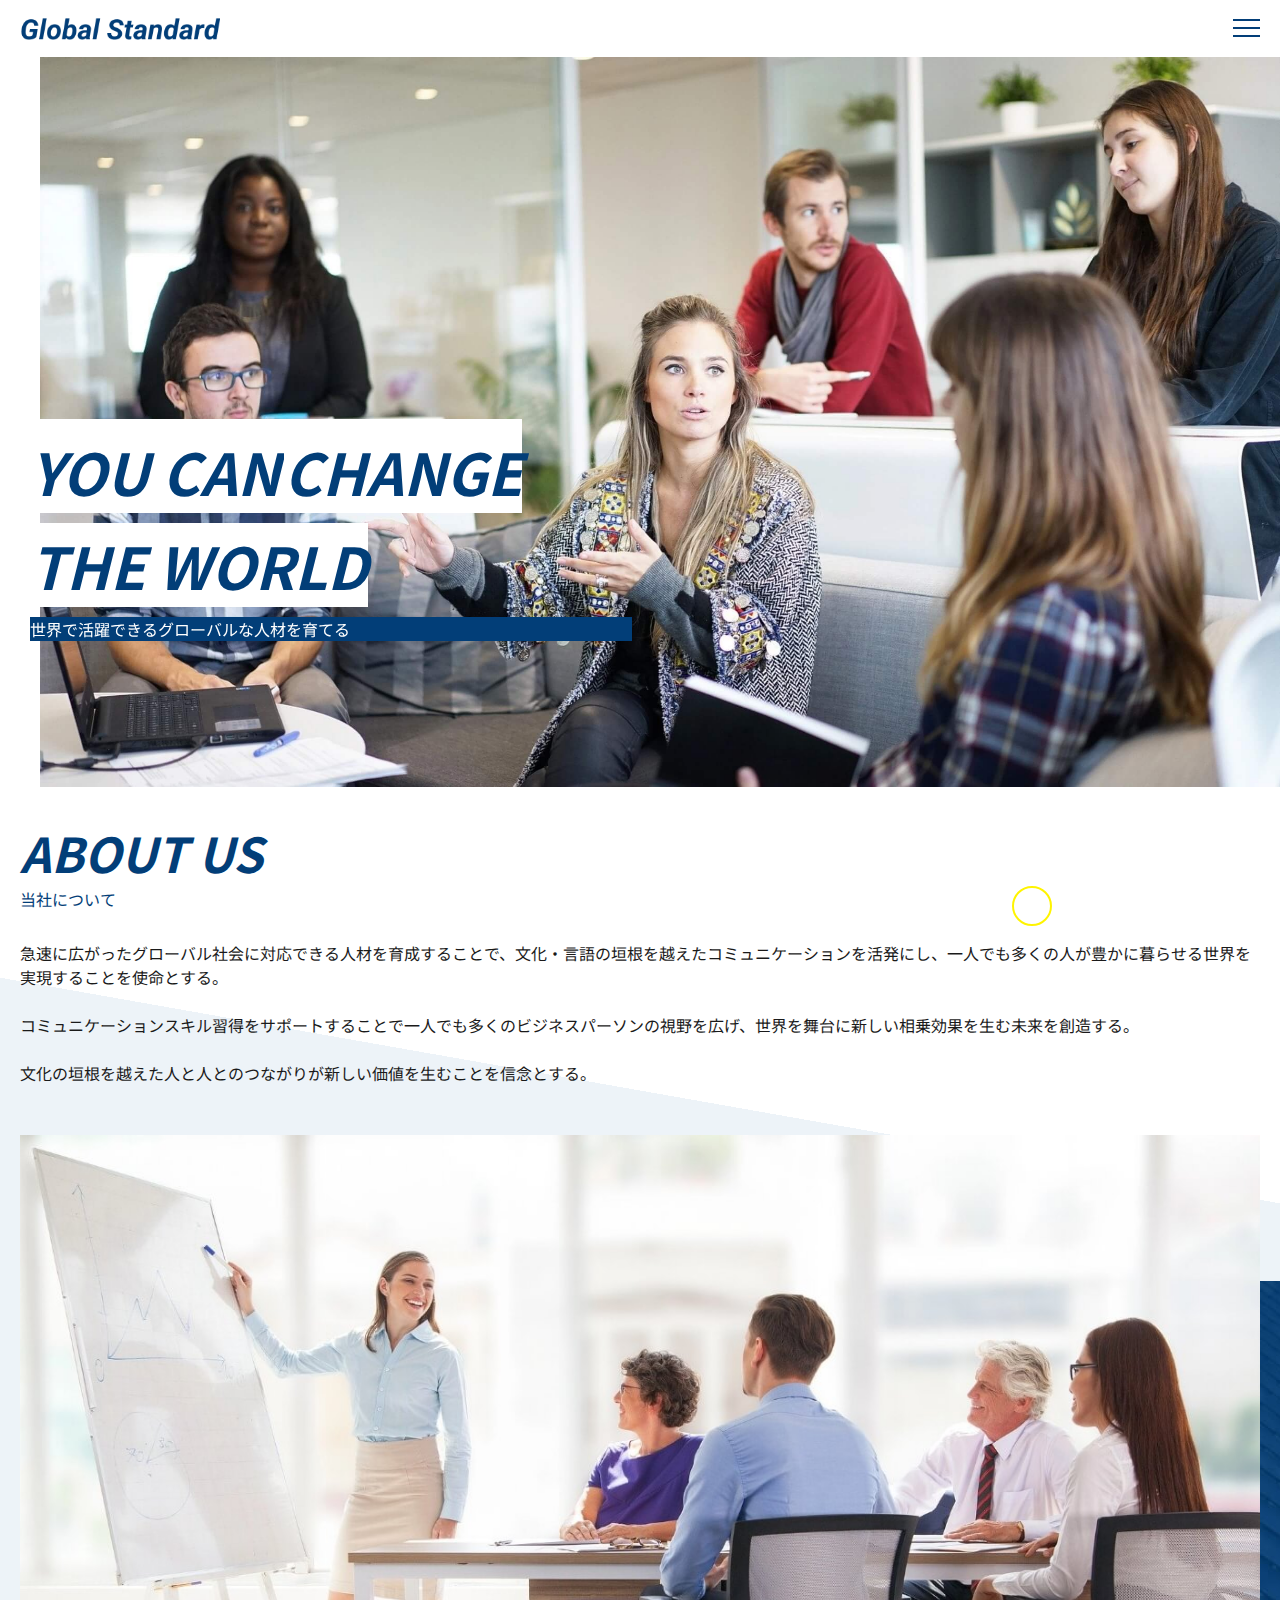
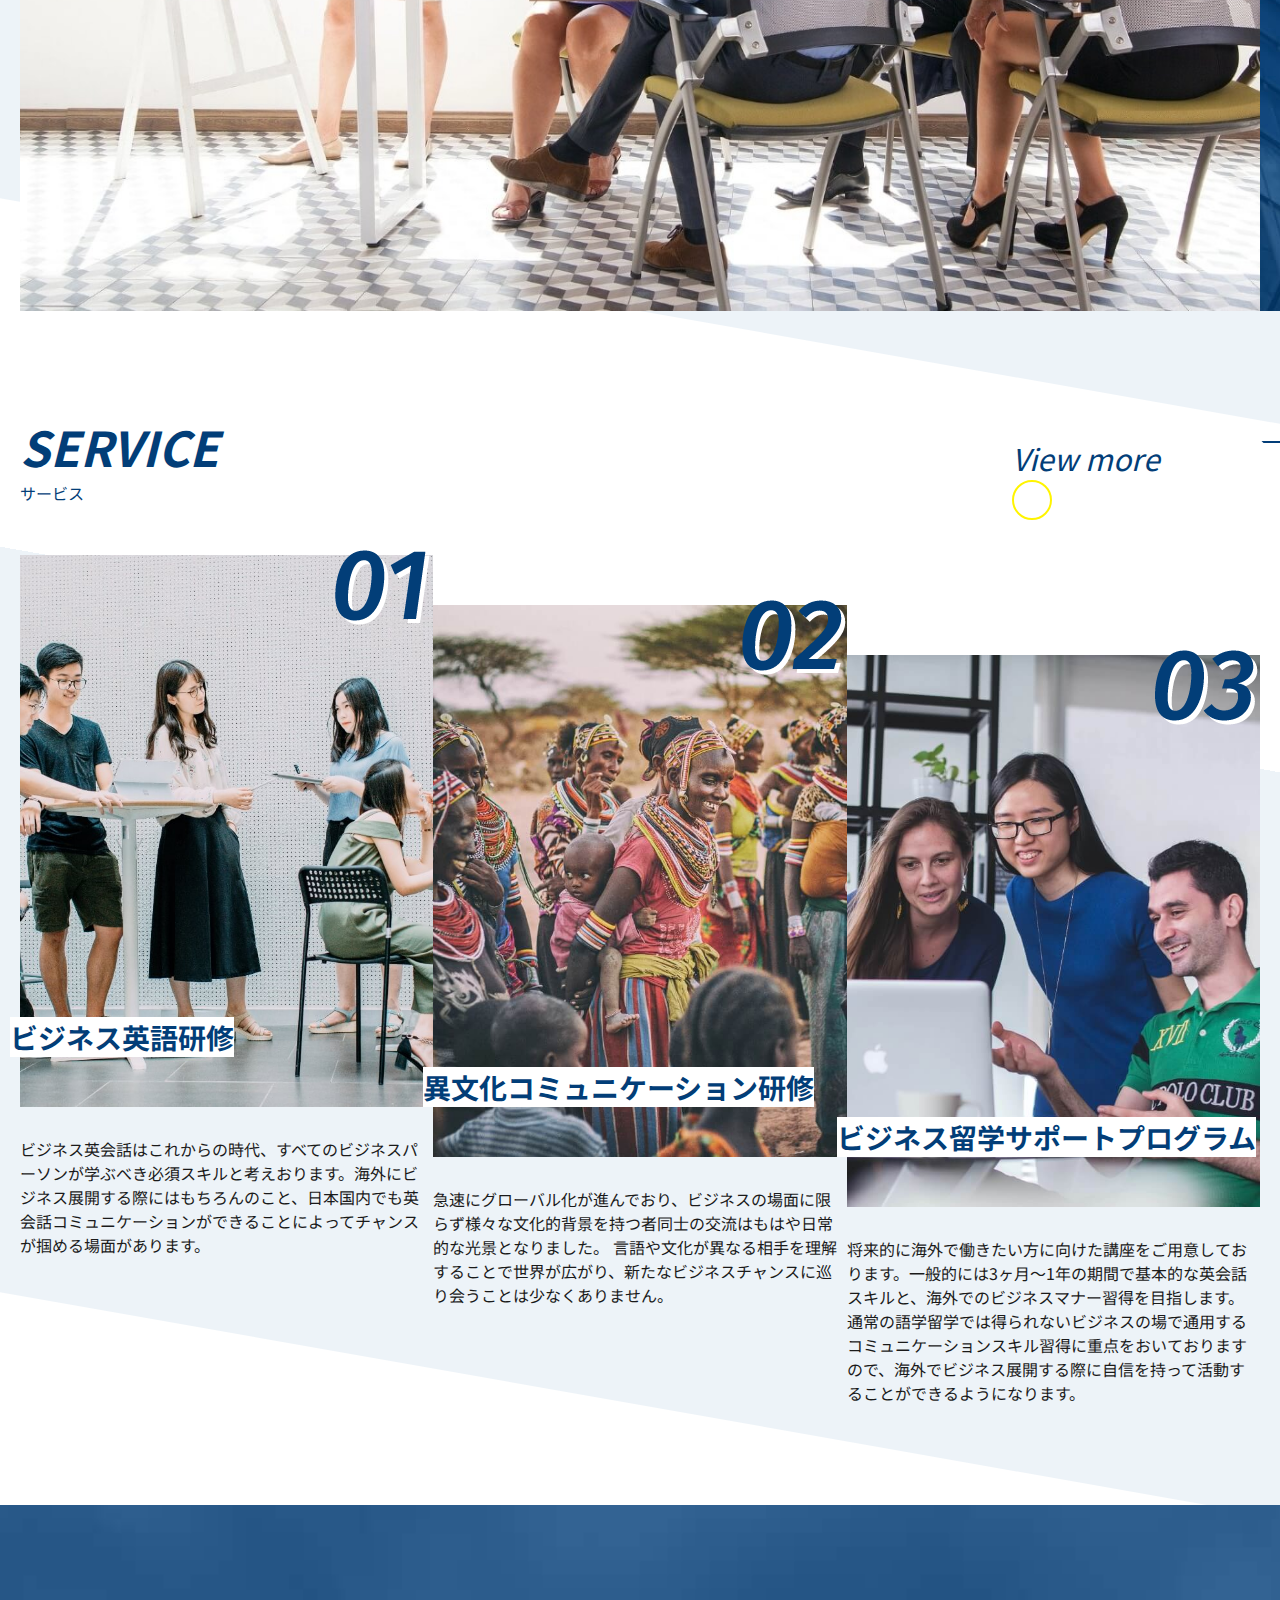
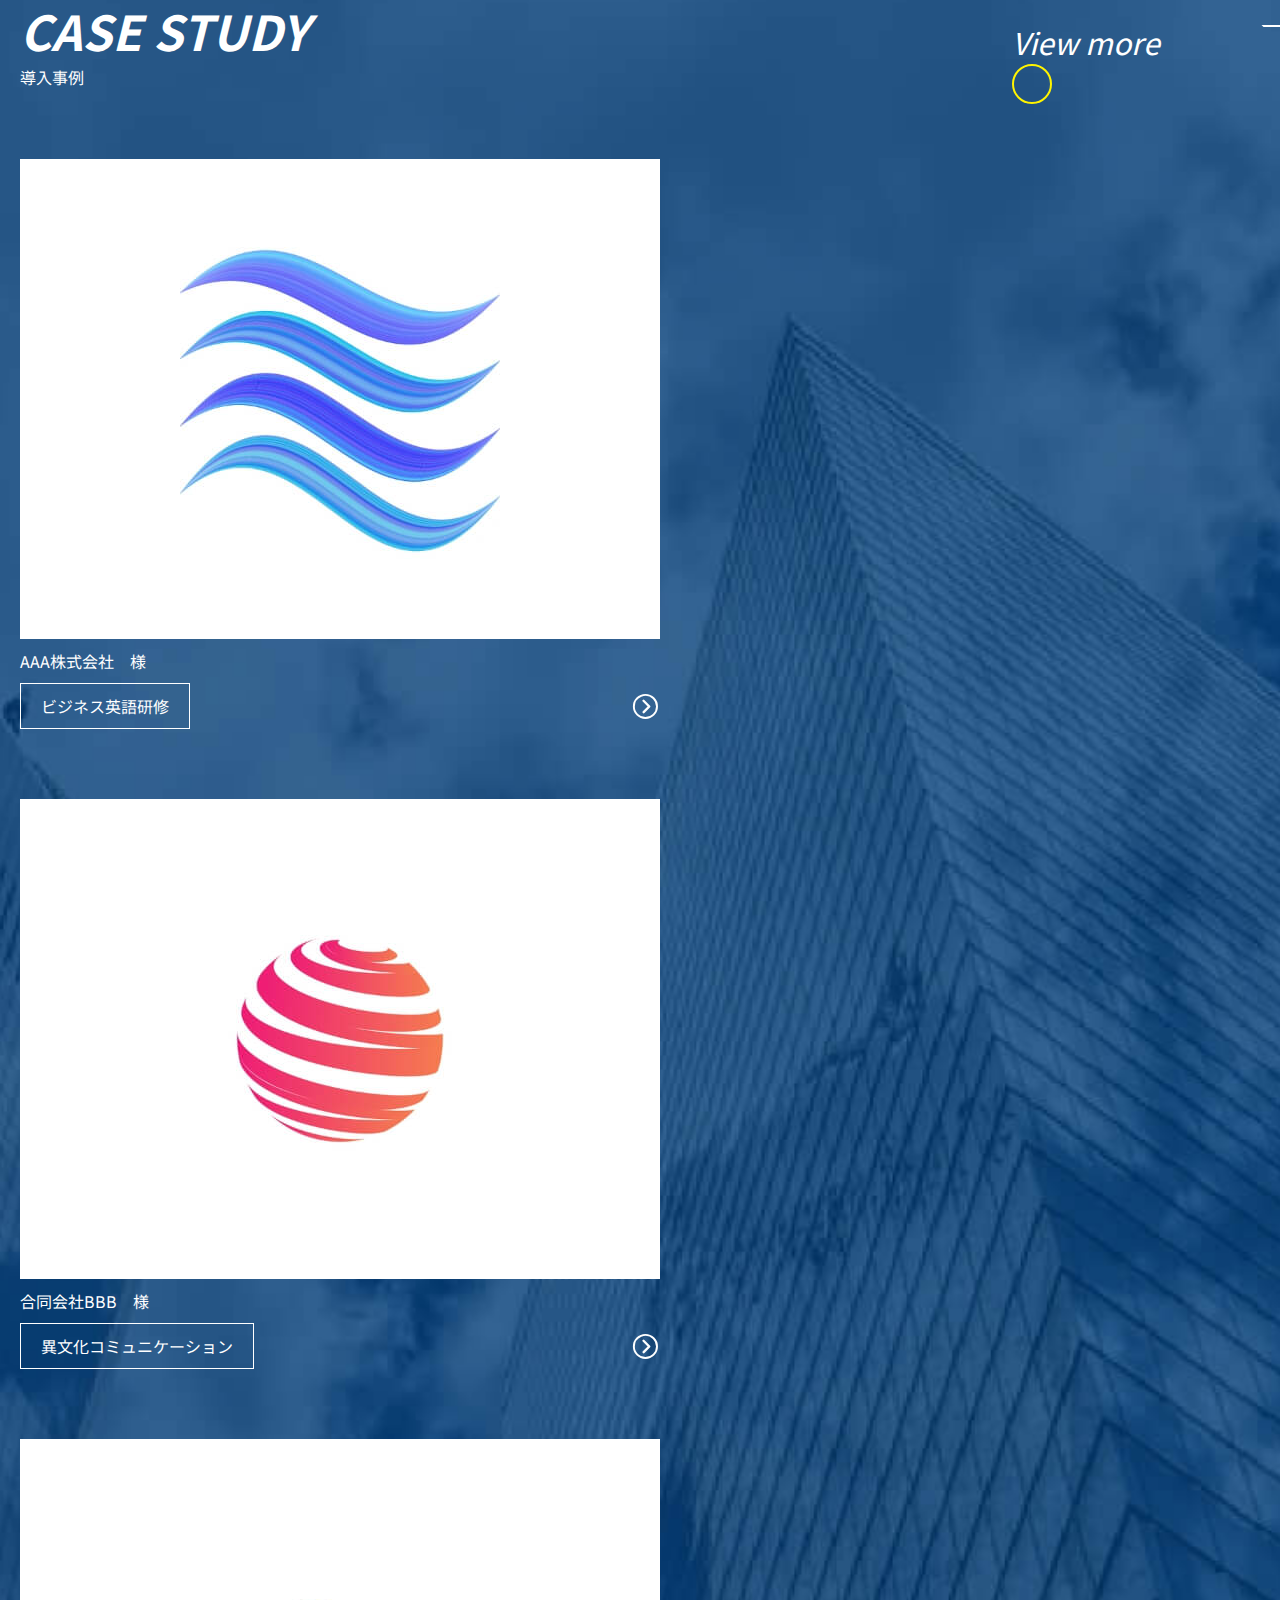
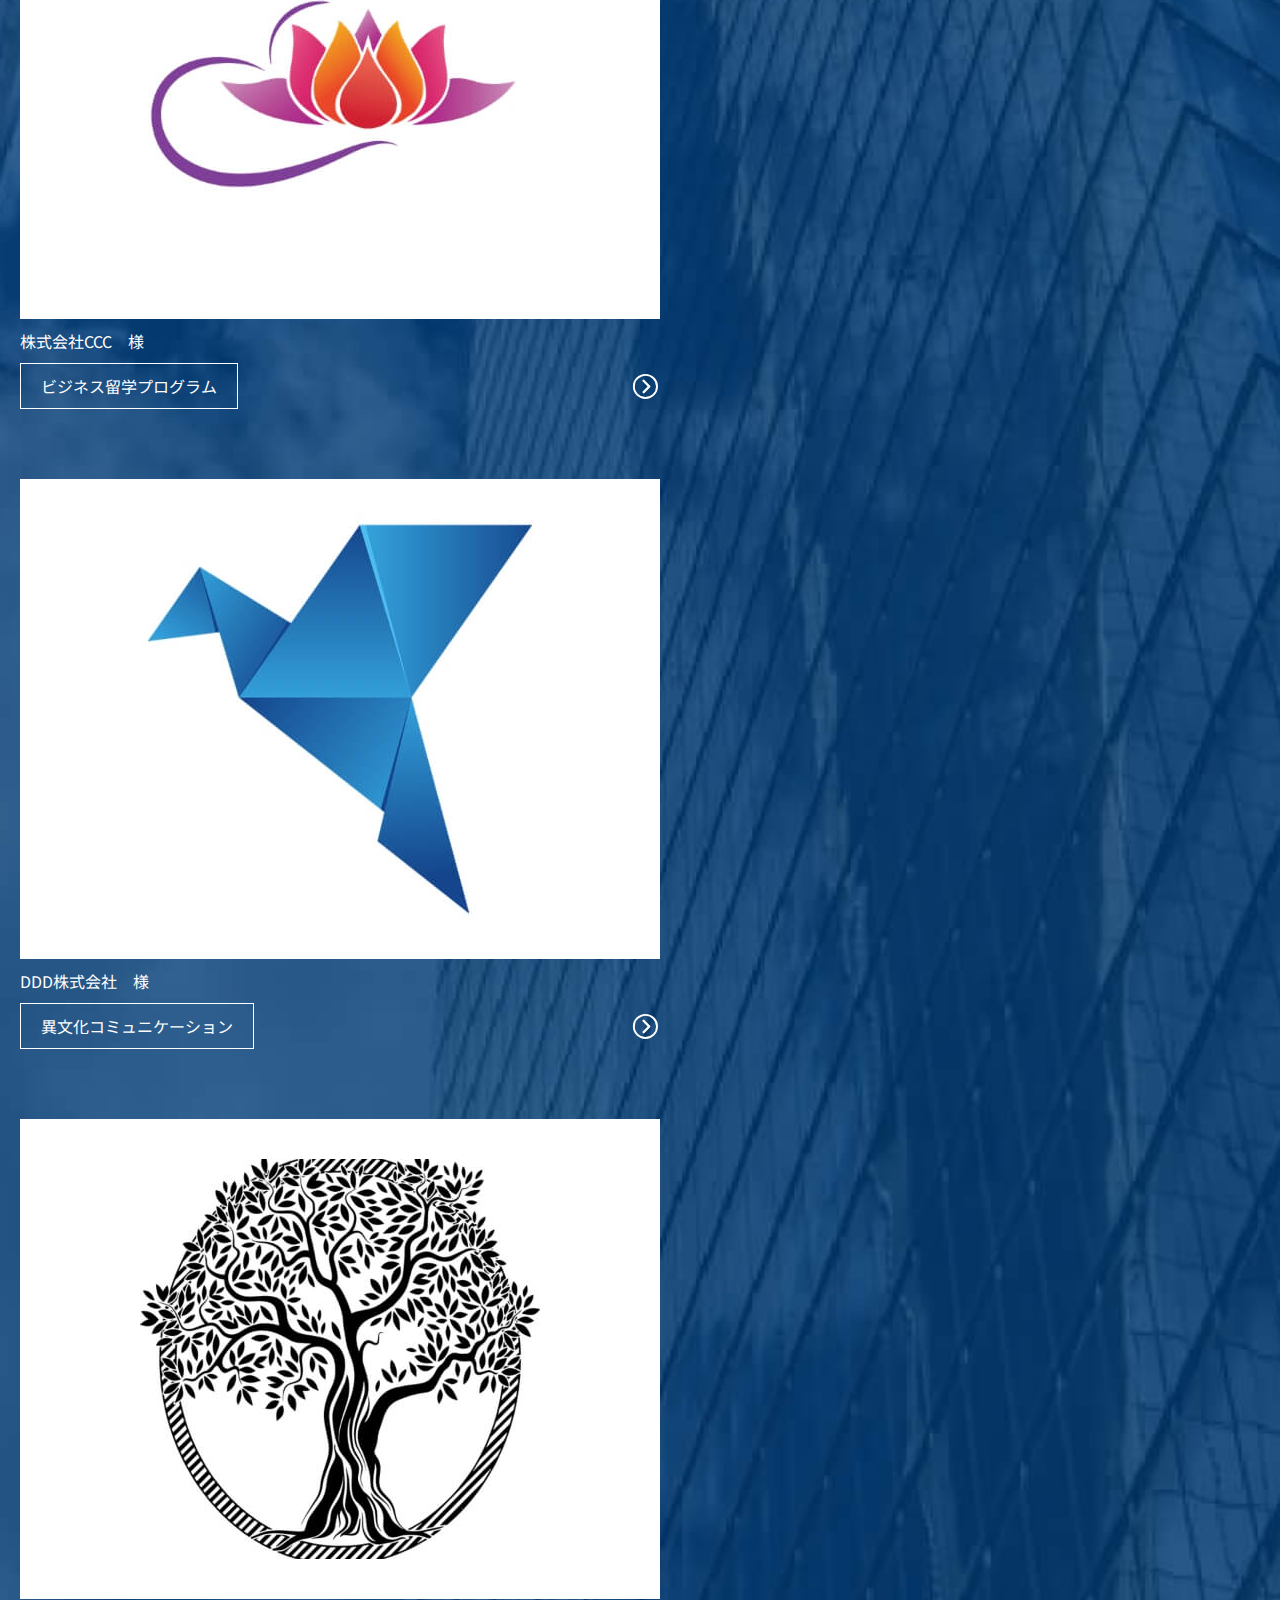
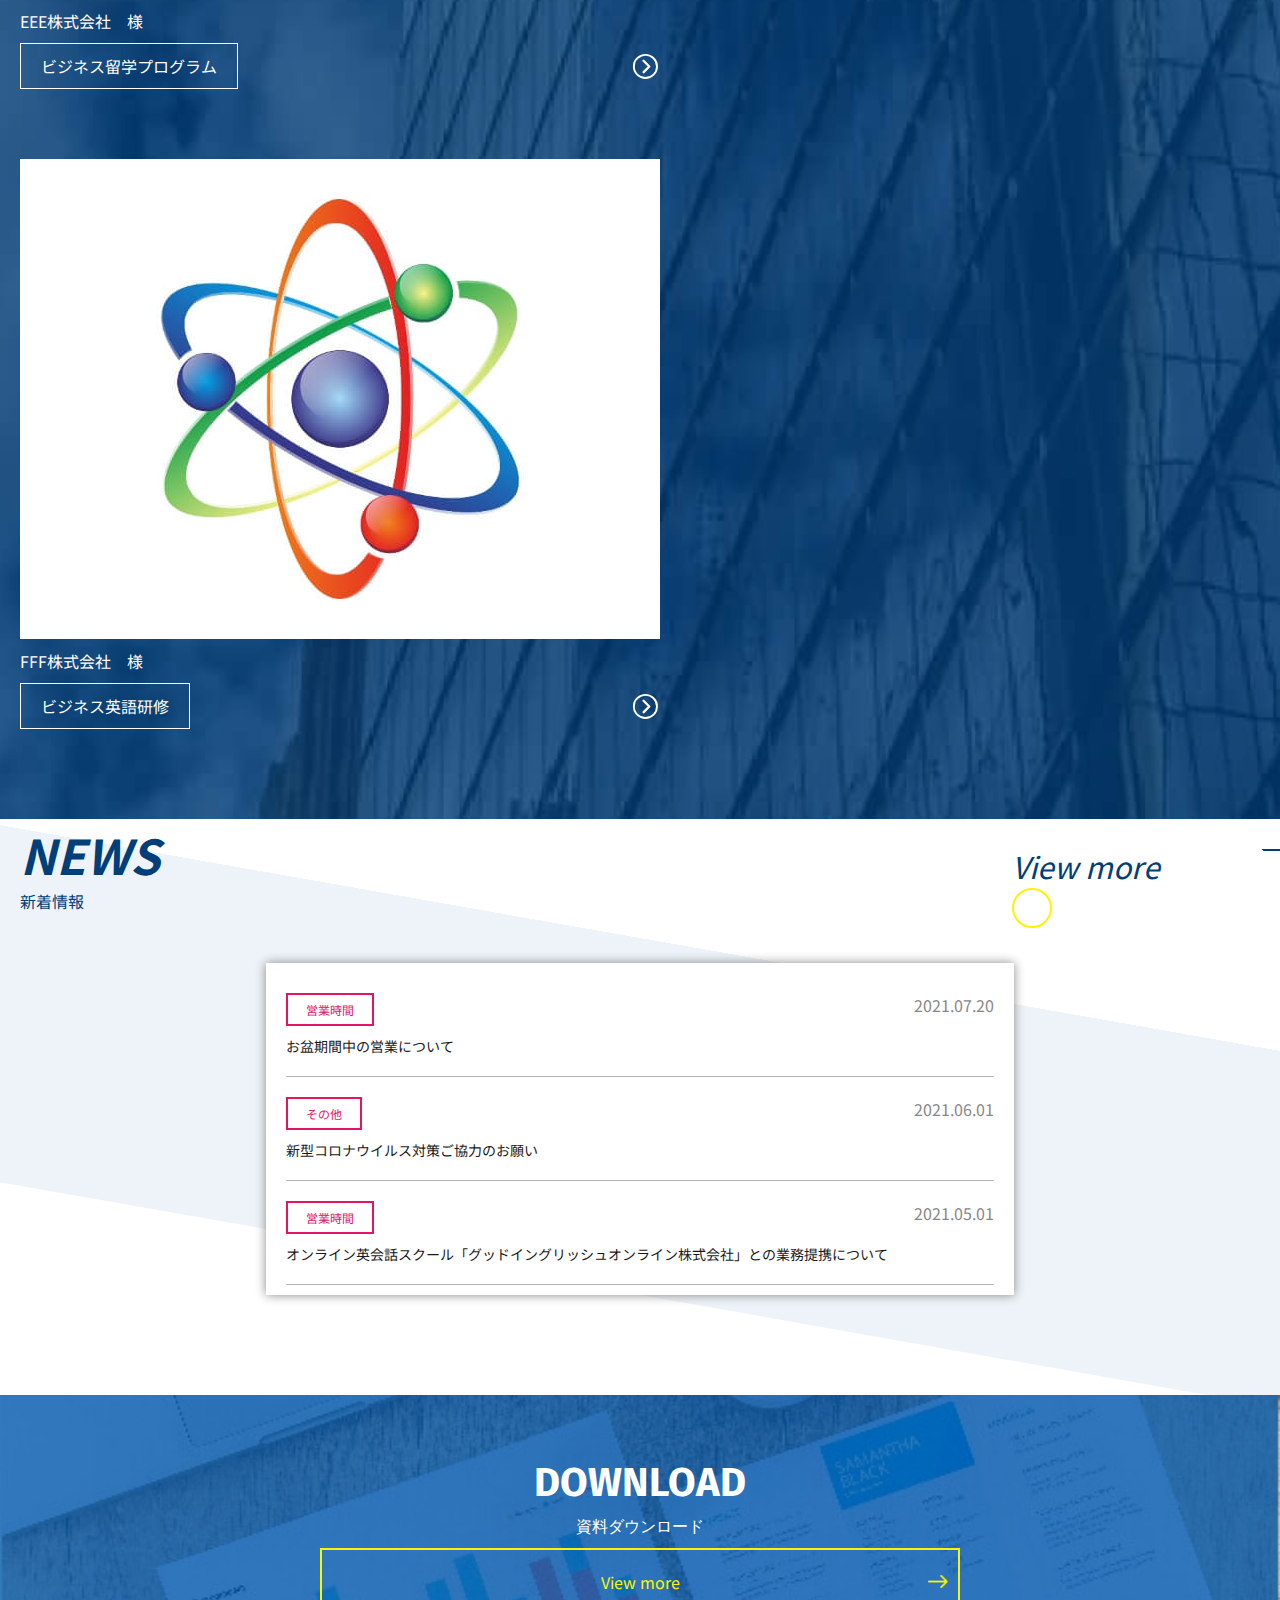
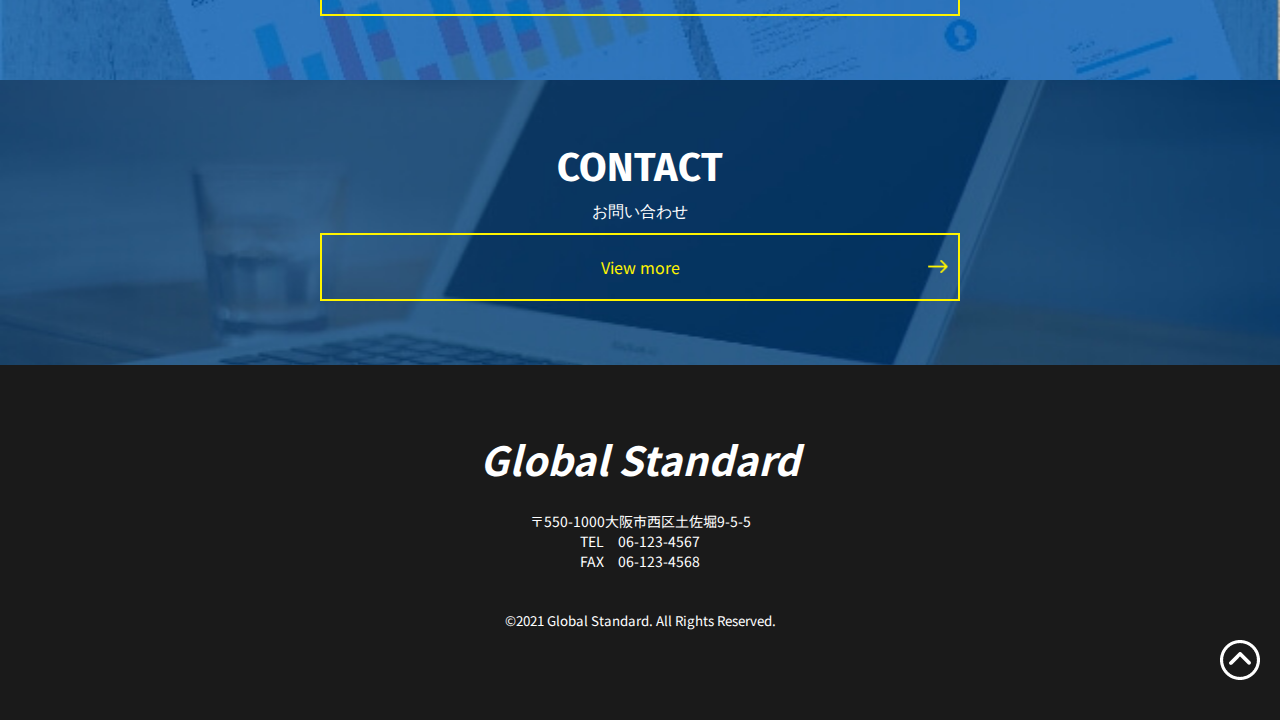
<file: index.html>
<!DOCTYPE html>
<html lang="ja">

<head>
    <meta charset="UTF-8">
    <meta http-equiv="X-UA-Compatible" content="IE=edge">
    <meta name="viewport" content="width=device-width, initial-scale=1.0">
    <meta name="robots" content="noindex,nofollow">
    <meta name="format-detection" content="telephone=no">
    <title>Global standard</title>
    <link rel="stylesheet" href="https://cdn.jsdelivr.net/npm/swiper@9/swiper-bundle.min.css">
    <link rel="stylesheet" href="css/style.css">
</head>

<body>
    <div class="wrapper">
        <header>
            <div class="l-header">
                <div class="header-container">
                    <div class="p-header-right">
                        <h1 class="header-company-name"><a href="#"><img src="./img/logo01.png" alt="#"></a></h1>
                    </div>
                    <div class="p-header-gnav">
                        <nav class="c-gnav">
                            <ul class="c-gnav_list">
                                <li class="c-gnav__item"><a href="./index.html" class="c-gnav__link">トップ</a></li>
                                <li class="c-gnav__item"><a href="./about.html" class="c-gnav__link">当社について</a></li>
                                <li class="c-gnav__item"><a href="#service" class="c-gnav__link">サービス</a></li>
                                <li class="c-gnav__item"><a href="#case" class="c-gnav__link">導入事例</a></li>
                                <li class="c-gnav__item"><a href="#news" class="c-gnav__link">お知らせ</a></li>
                            </ul>
                        </nav>
                        <div class="p-header-left">
                            <div class="c-gnav-btn"><a href="#" class="c-btn--primary">資料ダウンロード</a></div>
                            <div class="c-gnav-btn"><a href="#" class="c-btn--secondary">お問い合わせ</a></div>
                        </div>
                    </div>
                    <div class="p-drawer">
                        <nav class="c-drawer__nav">
                            <ul class="c-drawer_list">
                                <li class="c-drawer__item"><a href="#" class="c-drawer__link">トップ</a></li>
                                <li class="c-drawer__item"><a href="#" class="c-drawer__link">当社について</a></li>
                                <li class="c-drawer__item"><a href="#" class="c-drawer__link">サービス</a></li>
                                <li class="c-drawer__item"><a href="#" class="c-drawer__link">導入事例</a></li>
                                <li class="c-drawer__item"><a href="#" class="c-drawer__link">お知らせ</a></li>
                            </ul>
                            <div class="p-drawer-button">
                                <div class="c-drawer-btn"><a href="#" class="c-btn--primary">資料ダウンロード</a></div>
                                <div class="c-drawer-btn"><a href="#" class="c-btn--secondary">お問い合わせ</a></div>
                            </div>
                        </nav>
                    </div>
                    <div class="hamburger-buttons">
                        <div class="hamburger-btn" id="js-hamburger">
                            <span></span>
                            <span></span>
                            <span></span>
                        </div>
                    </div>
                </div>
            </div>
        </header>
        <main>
            <div class="top">
                <div class="top-container">
                    <div class="swiper">
                        <div class="swiper-wrapper">
                            <div class="swiper-slide">
                                <picture>
                                    <source srcset="./img/img-mv01_sp.jpg" media="(max-width: 798px)">
                                    <img src="./img/img-mv01_pc.jpg" alt="#">
                                </picture>
                            </div>
                            <div class="swiper-slide">
                                <div class="top-mv-img">
                                    <picture>
                                        <source srcset="./img/img-mv02_sp.jpg" media="(max-width: 798px)">
                                        <img src="./img/img-mv02_pc.jpg" alt="#">
                                    </picture>
                                </div>
                            </div>
                            <div class="swiper-slide">
                                <div class="top-mv-img">
                                    <picture>
                                        <source srcset="./img/img-mv03_sp.jpg" media="(max-width: 798px)">
                                        <img src="./img/img-mv03_pc.jpg" alt="#">
                                    </picture>
                                </div>
                            </div>
                        </div>
                    </div>
                    <!--mv-title-->
                    <div class="top-mv__title">
                        <h2 class="mv__title-wrapper">
                            <span class="mv__title-adove">
                                <span class="mv-slider__title">YOU CAN </span>
                                <span class="mv-slider__title mv-slider__title--spacing">CHANGE</span>
                            </span>
                            <span class="mv-slider__title">THE WORLD</span>
                        </h2>
                        <p class="top-mv__text">世界で活躍できるグローバルな人材を育てる</p>
                    </div>
                </div>
            </div>
            <section class="p-about l-section l-skew" id="about">
                <div class="about-container l-inner">
                    <div class="c-heading">
                        <div class="c-heading-main">
                            <h2 class="heading__en">ABOUT US</h2>
                            <p>当社について</p>
                        </div>
                        <a href="#" class="c-heading-link u-color-white">
                            <span class="c-heading__link-text">View more</span>
                            <div class="c-heading__link-arrow"></div>
                            <div class="c-heading__link-circle"></div>
                        </a>
                    </div>
                    <div class="about-body">
                        <div class="p-about__text">
                            急速に広がったグローバル社会に対応できる人材を育成することで、文化・言語の垣根を越えたコミュニケーションを活発にし、一人でも多くの人が豊かに暮らせる世界を実現することを使命とする。<br><br>
                            コミュニケーションスキル習得をサポートすることで一人でも多くのビジネスパーソンの視野を広げ、世界を舞台に新しい相乗効果を生む未来を創造する。<br><br>
                            文化の垣根を越えた人と人とのつながりが新しい価値を生むことを信念とする。</div>
                        <div class="p-about-img">
                            <img src="./img/img-company.jpg" alt="#">
                        </div>
                    </div>
                    <div class="p-about__bg p-about__bg-position">
                    </div>
                    <a href="#" class="c-heading-link--sp  u-color-black">
                        <span class="c-heading__link-text">View more</span>
                        <div class="c-heading__link-arrow--sp"></div>
                        <div class="c-heading__link-circle--sp"></div>
                    </a>
                </div>
            </section>
            <section class="p-service l-section l-skew" id="service">
                <div class="service-container">
                    <div class="l-inner">
                        <div class="c-heading">
                            <div class="c-heading-main">
                                <h2 class="heading__en">SERVICE</h2>
                                <p>サービス</p>
                            </div>
                            <a href="#" class="c-heading-link u-color-black">
                                <span class="c-heading__link-text u-allow-black">View more</span>
                                <div class="c-heading__link-arrow u-allow-black"></div>
                                <div class="c-heading__link-circle"></div>
                            </a>
                        </div>
                        <div class="p-service__list">
                            <div class="p-service__items">
                                <div class="p-service__item">
                                    <div class="service-item-img">
                                        <img src="./img/img-service01.jpg" alt="#">
                                        <h3 class="service__item-title"><span>ビジネス英語研修</span></h3>
                                    </div>
                                    <div class="c-service__item-number">
                                        <img src="./img/number01.png" alt="#">
                                    </div>
                                    <p class="service__item-text">
                                        ビジネス英会話はこれからの時代、すべてのビジネスパーソンが学ぶべき必須スキルと考えおります。海外にビジネス展開する際にはもちろんのこと、日本国内でも英会話コミュニケーションができることによってチャンスが掴める場面があります。
                                    </p>

                                </div>
                                <div class="p-service__item">
                                    <div class="service-item-img">
                                        <img src="./img/img-service02.jpg" alt="#">
                                        <h3 class="service__item-title"><span>異文化</span><span>コミュニケーション研修</span></h3>
                                    </div>
                                    <div class="c-service__item-number">
                                        <img src="./img/number02.png" alt="#">
                                    </div>
                                    <p class="service__item-text">
                                        急速にグローバル化が進んでおり、ビジネスの場面に限らず様々な文化的背景を持つ者同士の交流はもはや日常的な光景となりました。
                                        言語や文化が異なる相手を理解することで世界が広がり、新たなビジネスチャンスに巡り会うことは少なくありません。
                                    </p>
                                </div>
                                <div class="p-service__item">
                                    <div class="service-item-img">
                                        <img src="./img/img-service03.jpg" alt="#">
                                        <h3 class="service__item-title"><span>ビジネス留学</span><span>サポートプログラム</span></h3>
                                    </div>
                                    <div class="c-service__item-number">
                                        <img src="./img/number03.png" alt="#">
                                    </div>
                                    <p class="service__item-text">
                                        将来的に海外で働きたい方に向けた講座をご用意しております。一般的には3ヶ月〜1年の期間で基本的な英会話スキルと、海外でのビジネスマナー習得を目指します。
                                        通常の語学留学では得られないビジネスの場で通用するコミュニケーションスキル習得に重点をおいておりますので、海外でビジネス展開する際に自信を持って活動することができるようになります。
                                    </p>
                                </div>
                            </div>
                            <a href="#" class="c-heading-link--sp  u-color-black">
                                <span class="c-heading__link-text">View more</span>
                                <div class="c-heading__link-arrow--sp"></div>
                                <div class="c-heading__link-circle--sp"></div>
                            </a>
                        </div>
                    </div>
                </div>
            </section>
            <section class="l-case l-section" id="case">
                <div class="p-case-container l-inner">
                    <div class="c-heading">
                        <div class="c-heading-main">
                            <h2 class="heading__en">CASE STUDY</h2>
                            <p class="c-heading__jp">導入事例</p>
                        </div>
                        <a href="#" class="c-heading-link u-color-white">
                            <span class="c-heading__link-text">View more</span>
                            <div class="c-heading__link-arrow"></div>
                            <div class="c-heading__link-circle"></div>
                        </a>
                    </div>
                    <div class="case__items-body">
                        <div class="p-case__items">
                            <a href="#" class="p-case__item-body">
                                <ul class="case__item-list">
                                    <li class="case__item-body">
                                        <div class="case__item-img">
                                            <img src="./img/img-case01.jpg" alt="#">
                                        </div>
                                        <p class="case__company-name">AAA株式会社　様</p>
                                        <div class="case__item-links">
                                            <div class="case__item-link">ビジネス英語研修
                                            </div>
                                            <div class="case__item-link-arrow">
                                                <svg class="company-svg" xmlns="http://www.w3.org/2000/svg"
                                                    viewBox="0 0 35 35">
                                                    <path
                                                        d="M14.815,10.378a1.362,1.362,0,0,1,1.92,0l6.708,6.729a1.356,1.356,0,0,1,.042,1.87l-6.609,6.63a1.355,1.355,0,1,1-1.92-1.912l5.618-5.7-5.759-5.7A1.341,1.341,0,0,1,14.815,10.378Z" />
                                                    <path
                                                        d="M3.375,18A14.625,14.625,0,1,0,18,3.375,14.623,14.623,0,0,0,3.375,18Zm2.25,0A12.37,12.37,0,0,1,26.747,9.253,12.37,12.37,0,1,1,9.253,26.747,12.269,12.269,0,0,1,5.625,18Z" />
                                                </svg>
                                            </div>
                                        </div>
                                    </li>
                                </ul>
                            </a>
                        </div>
                        <div class="p-case__items">
                            <a href="#" class="p-case__item-body">
                                <ul class="case__item-list">
                                    <li class="case__item-body">
                                        <div class="case__item-img">
                                            <img src="./img/img-case02.jpg" alt="#">
                                        </div>
                                        <p class="case__company-name">合同会社BBB　様</p>
                                        <div class="case__item-links">
                                            <div class="case__item-link">異文化コミュニケーション
                                            </div>
                                            <div class="case__item-link-arrow">
                                                <svg class="company-svg" xmlns="http://www.w3.org/2000/svg"
                                                    viewBox="0 0 35 35">
                                                    <path
                                                        d="M14.815,10.378a1.362,1.362,0,0,1,1.92,0l6.708,6.729a1.356,1.356,0,0,1,.042,1.87l-6.609,6.63a1.355,1.355,0,1,1-1.92-1.912l5.618-5.7-5.759-5.7A1.341,1.341,0,0,1,14.815,10.378Z" />
                                                    <path
                                                        d="M3.375,18A14.625,14.625,0,1,0,18,3.375,14.623,14.623,0,0,0,3.375,18Zm2.25,0A12.37,12.37,0,0,1,26.747,9.253,12.37,12.37,0,1,1,9.253,26.747,12.269,12.269,0,0,1,5.625,18Z" />
                                                </svg>
                                            </div>
                                        </div>
                                    </li>
                                </ul>
                            </a>
                        </div>
                        <div class="p-case__items">
                            <a href="#" class="p-case__item-body">
                                <ul class="case__item-list">
                                    <li class="case__item-body">
                                        <div class="case__item-img">
                                            <img src="./img/img-case03.jpg" alt="#">
                                        </div>
                                        <p class="case__company-name">株式会社CCC　様</p>
                                        <div class="case__item-links">
                                            <div class="case__item-link">ビジネス留学プログラム
                                            </div>
                                            <div class="case__item-link-arrow">
                                                <svg class="company-svg" xmlns="http://www.w3.org/2000/svg"
                                                    viewBox="0 0 35 35">
                                                    <path
                                                        d="M14.815,10.378a1.362,1.362,0,0,1,1.92,0l6.708,6.729a1.356,1.356,0,0,1,.042,1.87l-6.609,6.63a1.355,1.355,0,1,1-1.92-1.912l5.618-5.7-5.759-5.7A1.341,1.341,0,0,1,14.815,10.378Z" />
                                                    <path
                                                        d="M3.375,18A14.625,14.625,0,1,0,18,3.375,14.623,14.623,0,0,0,3.375,18Zm2.25,0A12.37,12.37,0,0,1,26.747,9.253,12.37,12.37,0,1,1,9.253,26.747,12.269,12.269,0,0,1,5.625,18Z" />
                                                </svg>
                                            </div>
                                        </div>
                                    </li>
                                </ul>
                            </a>
                        </div>
                        <div class="p-case__items">
                            <a href="#" class="p-case__item-body">
                                <ul class="case__item-list">
                                    <li class="case__item-body">
                                        <div class="case__item-img">
                                            <img src="./img/img-case04.jpg" alt="#">
                                        </div>
                                        <p class="case__company-name">DDD株式会社　様</p>
                                        <div class="case__item-links">
                                            <div class="case__item-link">異文化コミュニケーション
                                            </div>
                                            <div class="case__item-link-arrow">
                                                <svg class="company-svg" xmlns="http://www.w3.org/2000/svg"
                                                    viewBox="0 0 35 35">
                                                    <path
                                                        d="M14.815,10.378a1.362,1.362,0,0,1,1.92,0l6.708,6.729a1.356,1.356,0,0,1,.042,1.87l-6.609,6.63a1.355,1.355,0,1,1-1.92-1.912l5.618-5.7-5.759-5.7A1.341,1.341,0,0,1,14.815,10.378Z" />
                                                    <path
                                                        d="M3.375,18A14.625,14.625,0,1,0,18,3.375,14.623,14.623,0,0,0,3.375,18Zm2.25,0A12.37,12.37,0,0,1,26.747,9.253,12.37,12.37,0,1,1,9.253,26.747,12.269,12.269,0,0,1,5.625,18Z" />
                                                </svg>
                                            </div>
                                        </div>
                                    </li>
                                </ul>
                            </a>
                        </div>
                        <div class="p-case__items">
                            <a href="#" class="p-case__item-body">
                                <ul class="case__item-list">
                                    <li class="case__item-body">
                                        <div class="case__item-img">
                                            <img src="./img/img-case05.jpg" alt="#">
                                        </div>
                                        <p class="case__company-name">EEE株式会社　様</p>
                                        <div class="case__item-links">
                                            <div class="case__item-link">ビジネス留学プログラム
                                            </div>
                                            <div class="case__item-link-arrow">
                                                <svg class="company-svg" xmlns="http://www.w3.org/2000/svg"
                                                    viewBox="0 0 35 35">
                                                    <path
                                                        d="M14.815,10.378a1.362,1.362,0,0,1,1.92,0l6.708,6.729a1.356,1.356,0,0,1,.042,1.87l-6.609,6.63a1.355,1.355,0,1,1-1.92-1.912l5.618-5.7-5.759-5.7A1.341,1.341,0,0,1,14.815,10.378Z" />
                                                    <path
                                                        d="M3.375,18A14.625,14.625,0,1,0,18,3.375,14.623,14.623,0,0,0,3.375,18Zm2.25,0A12.37,12.37,0,0,1,26.747,9.253,12.37,12.37,0,1,1,9.253,26.747,12.269,12.269,0,0,1,5.625,18Z" />
                                                </svg>
                                            </div>
                                        </div>
                                    </li>
                                </ul>
                            </a>
                        </div>
                        <div class="p-case__items">
                            <a href="#" class="p-case__item-body">
                                <ul class="case__item-list">
                                    <li class="case__item-body">
                                        <div class="case__item-img">
                                            <img src="./img/img-case06.jpg" alt="#">
                                        </div>
                                        <p class="case__company-name">FFF株式会社　様</p>
                                        <div class="case__item-links">
                                            <div class="case__item-link">ビジネス英語研修
                                            </div>
                                            <div class="case__item-link-arrow">
                                                <svg class="company-svg" xmlns="http://www.w3.org/2000/svg"
                                                    viewBox="0 0 35 35">
                                                    <path
                                                        d="M14.815,10.378a1.362,1.362,0,0,1,1.92,0l6.708,6.729a1.356,1.356,0,0,1,.042,1.87l-6.609,6.63a1.355,1.355,0,1,1-1.92-1.912l5.618-5.7-5.759-5.7A1.341,1.341,0,0,1,14.815,10.378Z" />
                                                    <path
                                                        d="M3.375,18A14.625,14.625,0,1,0,18,3.375,14.623,14.623,0,0,0,3.375,18Zm2.25,0A12.37,12.37,0,0,1,26.747,9.253,12.37,12.37,0,1,1,9.253,26.747,12.269,12.269,0,0,1,5.625,18Z" />
                                                </svg>
                                            </div>
                                        </div>
                                    </li>
                                </ul>
                            </a>
                        </div>
                        <a href="#" class="c-heading-link--sp  u-color-white">
                            <span class="c-heading__link-text">View more</span>
                            <div class="c-heading__link-arrow--sp"></div>
                            <div class="c-heading__link-circle--sp"></div>
                        </a>
                    </div>
                </div>
            </section>
            <section class="p-news l-skew" id="news">
                <div class="news-container l-inner">
                    <div class="c-heading">
                        <div class="c-heading-main">
                            <h2 class="heading__en">NEWS</h2>
                            <p class="c-heading__jp">新着情報</p>
                        </div>
                        <a href="#" class="c-heading-link u-color-black">
                            <span class="c-heading__link-text">View more</span>
                            <div class="c-heading__link-arrow u-allow-black"></div>
                            <div class="c-heading__link-circle"></div>
                        </a>
                    </div>
                    <div class="l-inner--narrow">
                        <div class="news__items">
                            <div class="news__item">
                                <a href="#" class="news__item__links">
                                    <div class="news__info">
                                        <span class="news__info-cat">営業時間</span>
                                        <span class="news__info-time">2021.07.20</span>
                                    </div>
                                    <h3 class="news__info-ttl">お盆期間中の営業について</h3>
                                </a>
                            </div>
                            <div class="news__item">
                                <a href="#" class="news__item__links">
                                    <div class="news__info">
                                        <span class="news__info-cat">その他</span>
                                        <span class="news__info-time">2021.06.01</span>
                                    </div>
                                    <h3 class="news__info-ttl">新型コロナウイルス対策ご協力のお願い</h3>
                                </a>
                            </div>
                            <div class="news__item">
                                <a href="#" class="news__item__links">
                                    <div class="news__info">
                                        <span class="news__info-cat">営業時間</span>
                                        <span class="news__info-time">2021.05.01</span>
                                    </div>
                                    <h3 class="news__info-ttl">オンライン英会話スクール「グッドイングリッシュオンライン株式会社」との業務提携について</h3>
                                </a>
                            </div>
                        </div>
                        <a href="#" class="c-heading-link--sp  u-color-black">
                            <span class="c-heading__link-text">View more</span>
                            <div class="c-heading__link-arrow--sp u-allow-black"></div>
                            <div class="c-heading__link-circle--sp"></div>
                        </a>
                    </div>
                </div>
            </section>
            <div class="p-footer-links-container">
                <div class="c-footer-links__item--download">
                    <div class="footer-links__main">
                        <h2 class="c-footer-links__en u-font-italic">DOWNLOAD <span>資料ダウンロード</span></h2>
                        <div class="c-footer-links-btn c-button-third">View more</div>
                    </div>
                </div>
                <div class="c-footer-links__item--contact">
                    <div class="footer-links__main">
                        <h2 class="c-footer-links__en u-font-italic">CONTACT <span>お問い合わせ</span></h2>
                        <div class="c-footer-links-btn c-button-third">View more</div>
                    </div>
                </div>
            </div>
        </main>
        <footer>
            <div class="l-footer">
                <div class="l-footer-body">
                    <div class="l-footer-logo logo-italic">
                        <a href="#">Global Standard</a>
                    </div>
                    <p class="p-footer-info">
                        〒550-1000大阪市西区土佐堀9-5-5<br> TEL　06-123-4567<br> FAX　06-123-4568
                    </p>
                    <small>©2021 Global Standard. All Rights Reserved.</small>
                    <div class="footer-page_top">
                        <a href="#" id="js-page_top" class="footer-button-pageTop"></a>
                    </div>
                </div>
            </div>
        </footer>
    </div>
    <script src="https://cdn.jsdelivr.net/npm/swiper@9/swiper-bundle.min.js"></script>
    <script src="https://code.jquery.com/jquery-3.6.0.min.js"
        integrity="sha256-/xUj+3OJU5yExlq6GSYGSHk7tPXikynS7ogEvDej/m4=" crossorigin="anonymous"></script>
    <script src="js/script.js"></script>
</body>

</html>
</file>
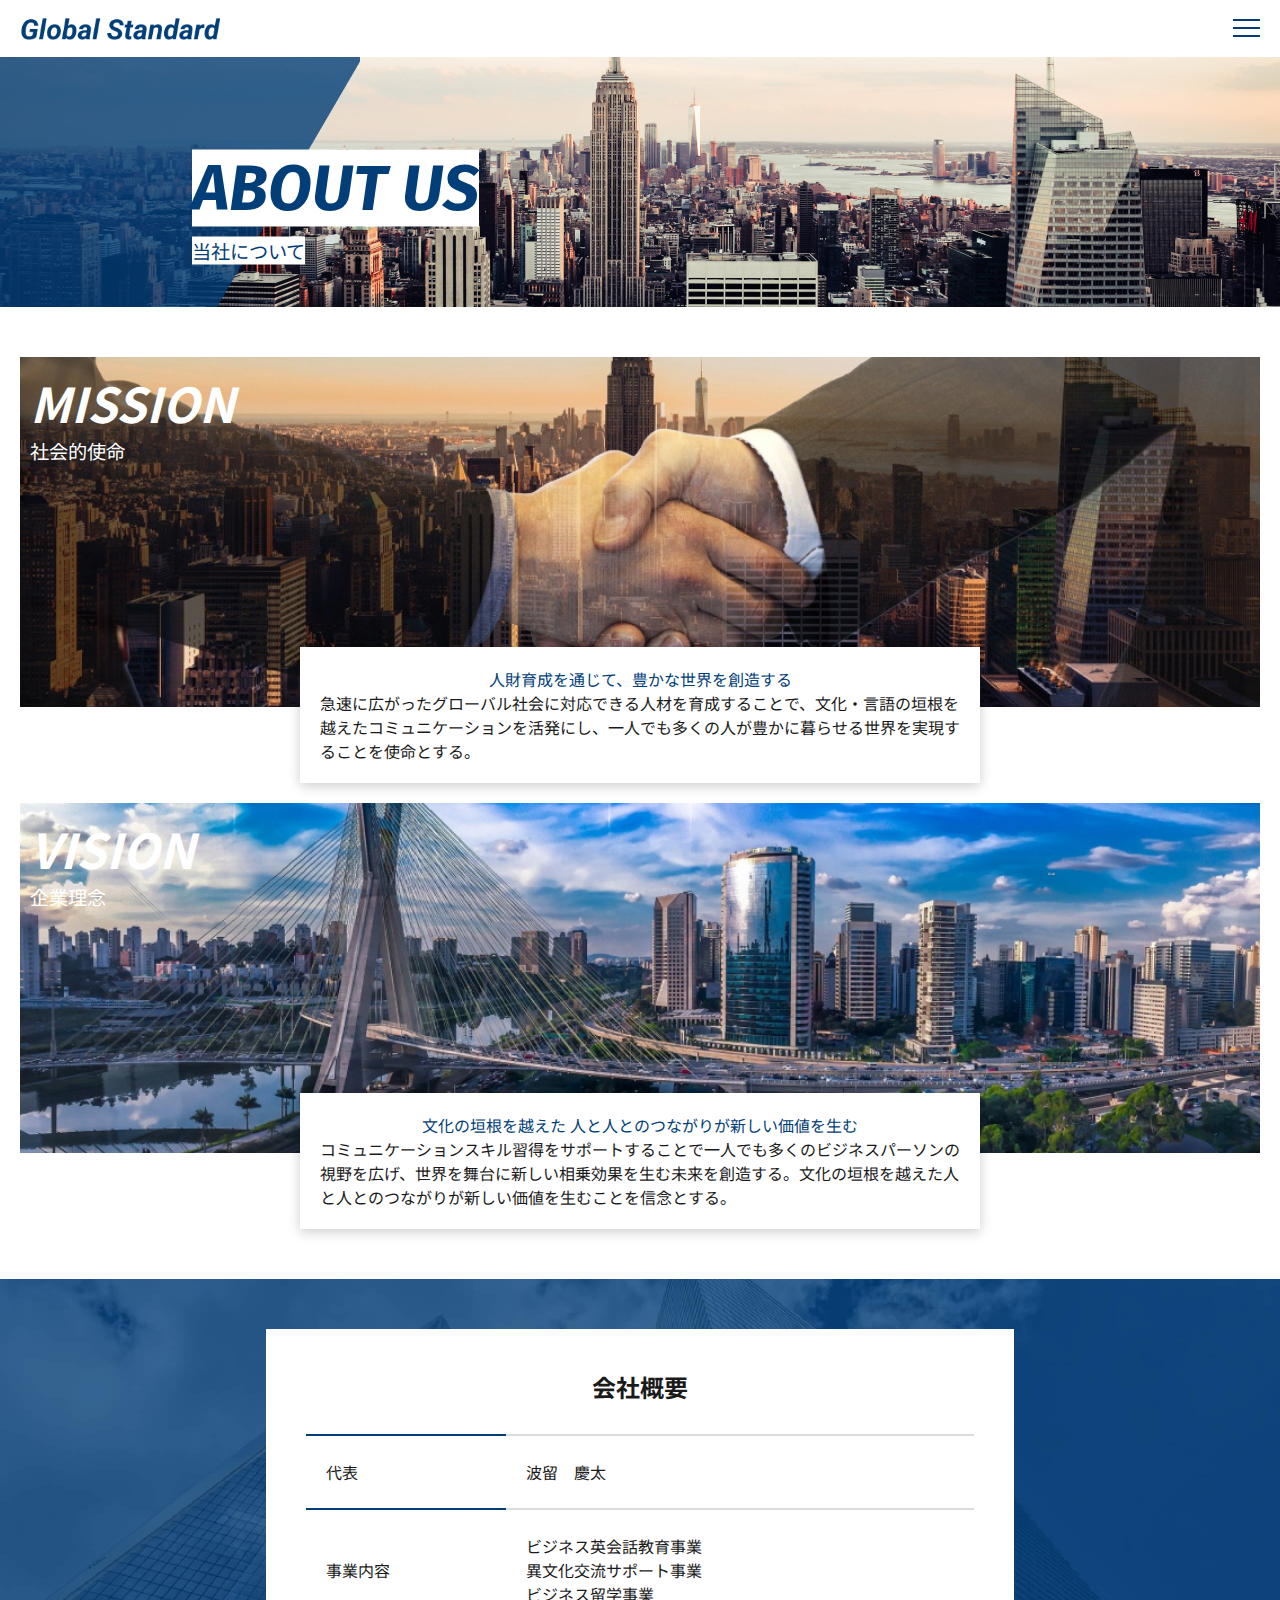
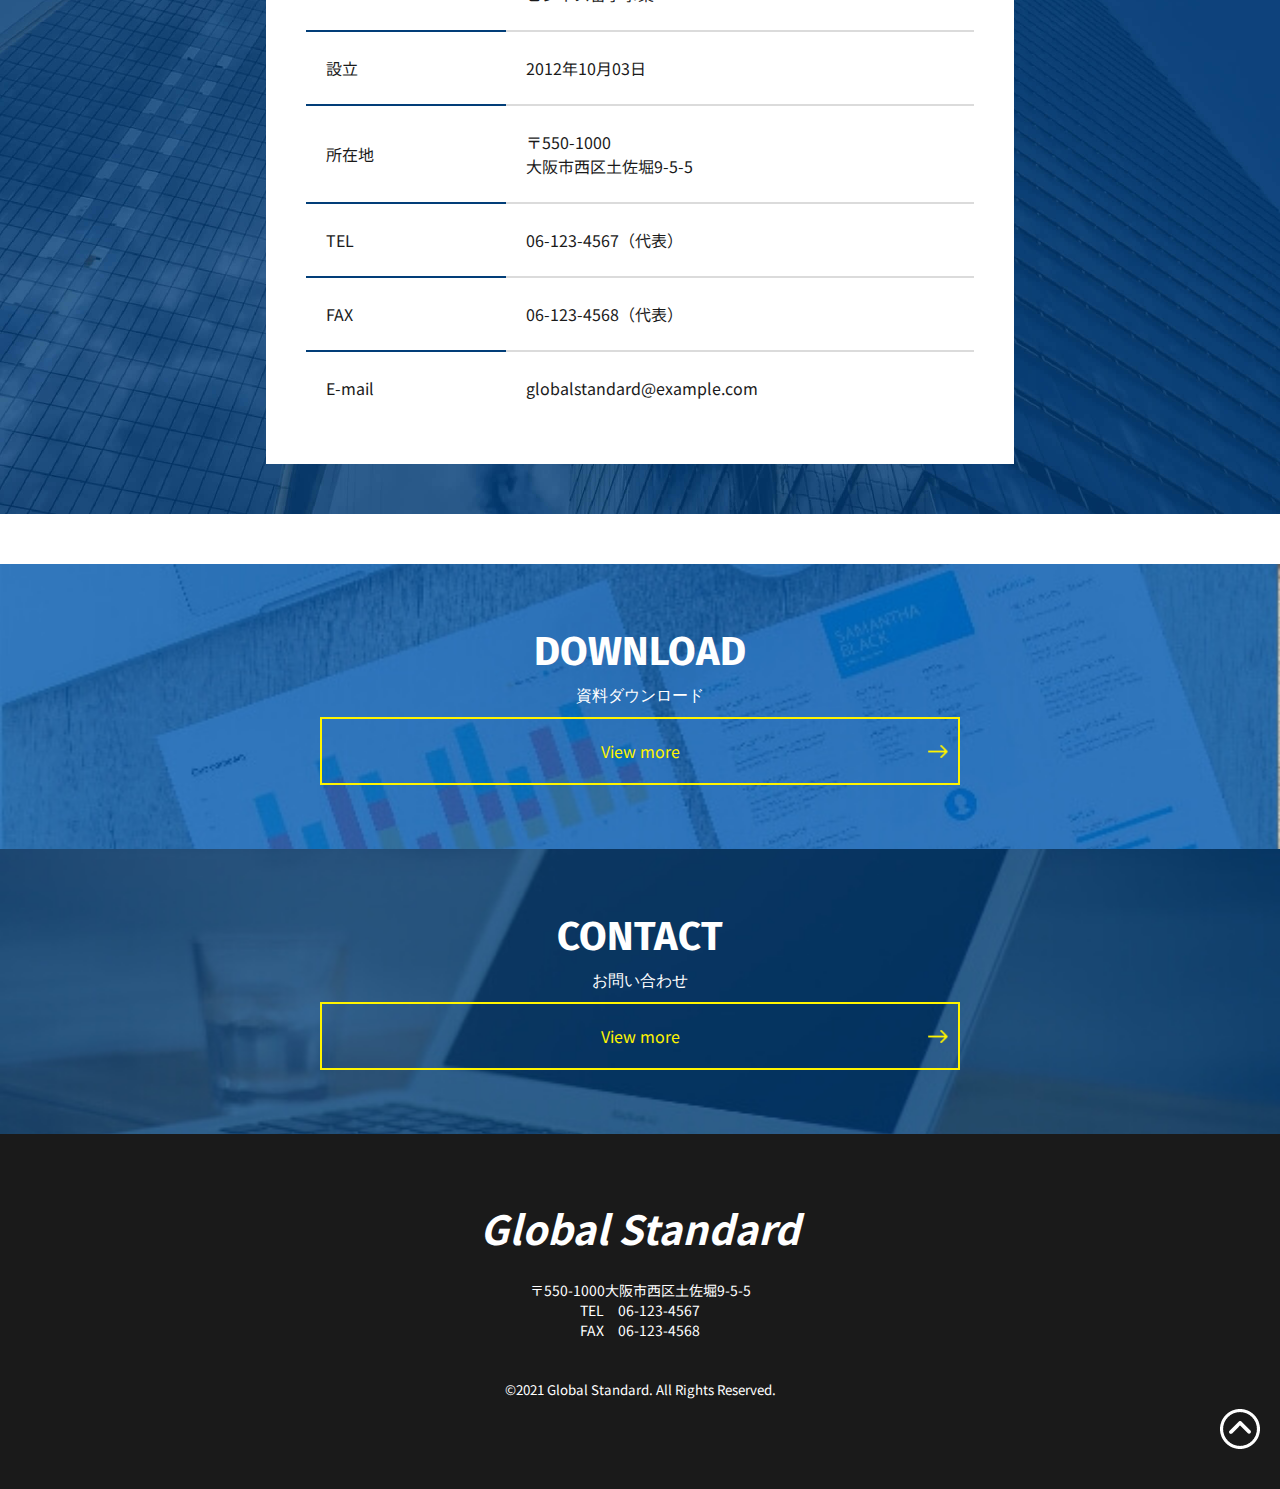
<file: about.html>
<!DOCTYPE html>
<html lang="ja">

<head>
    <meta charset="UTF-8">
    <meta http-equiv="X-UA-Compatible" content="IE=edge">
    <meta name="viewport" content="width=device-width, initial-scale=1.0">
    <meta name="robots" content="noindex,nofollow">
    <meta name="format-detection" content="telephone=no">
    <title>Global standard</title>
    <link rel="stylesheet" href="https://cdn.jsdelivr.net/npm/swiper@9/swiper-bundle.min.css">
    <link rel="stylesheet" href="css/style.css">
</head>

<body>
    <div class="wrapper">
        <header>
            <div class="l-header">
                <div class="header-container">
                    <div class="p-header-right">
                        <h1 class="header-company-name"><a href="#"><img src="./img/logo01.png" alt="#"></a></h1>
                    </div>
                    <div class="p-header-gnav">
                        <nav class="c-gnav">
                            <ul class="c-gnav_list">
                                <li class="c-gnav__item"><a href="./index.html" class="c-gnav__link">トップ</a></li>
                                <li class="c-gnav__item"><a href="#about" class="c-gnav__link">当社について</a></li>
                                <li class="c-gnav__item"><a href="#service" class="c-gnav__link">サービス</a></li>
                                <li class="c-gnav__item"><a href="#case" class="c-gnav__link">導入事例</a></li>
                                <li class="c-gnav__item"><a href="#news" class="c-gnav__link">お知らせ</a></li>
                            </ul>
                        </nav>
                        <div class="p-header-left">
                            <div class="c-gnav-btn"><a href="#" class="c-btn--primary">資料ダウンロード</a></div>
                            <div class="c-gnav-btn"><a href="#" class="c-btn--secondary">お問い合わせ</a></div>
                        </div>
                    </div>
                    <div class="p-drawer">
                        <nav class="c-drawer__nav">
                            <ul class="c-drawer_list">
                                <li class="c-drawer__item"><a href="./index.html" class="c-drawer__link">トップ</a></li>
                                <li class="c-drawer__item"><a href="./about.html" class="c-drawer__link">当社について</a></li>
                                <li class="c-drawer__item"><a href="#" class="c-drawer__link">サービス</a></li>
                                <li class="c-drawer__item"><a href="#" class="c-drawer__link">導入事例</a></li>
                                <li class="c-drawer__item"><a href="#" class="c-drawer__link">お知らせ</a></li>
                            </ul>
                            <div class="p-drawer-button">
                                <div class="c-drawer-btn"><a href="#" class="c-btn--primary">資料ダウンロード</a></div>
                                <div class="c-drawer-btn"><a href="#" class="c-btn--secondary">お問い合わせ</a></div>
                            </div>
                        </nav>
                    </div>
                    <div class="hamburger-buttons">
                        <div class="hamburger-btn" id="js-hamburger">
                            <span></span>
                            <span></span>
                            <span></span>
                        </div>
                    </div>
                </div>
            </div>
        </header>
        <main>
            <div class="c-mv-head">
                <div class="c-mv-head__img">
                </div>
                <div class="c-mv-head__title">
                    <h2 class="c-mv-head__title-en">
                        ABOUT US
                    </h2>
                    <p class="c-mv-head__title-ja">
                        当社について
                    </p>
                </div>
            </div>
            <div class="l-inner">
                <div class="p-company-massage__item">
                    <div class="p-company-message-img--mission">
                        <div class="p-company-title">
                            MISSION
                            <span>社会的使命</span>
                        </div>
                    </div>
                    <div class="p-company-massage__box">
                        <p class="p-company-massage-title">人財育成を通じて、豊かな世界を創造する</p>
                        <p>急速に広がったグローバル社会に対応できる人材を育成することで、文化・言語の垣根を越えたコミュニケーションを活発にし、一人でも多くの人が豊かに暮らせる世界を実現することを使命とする。
                        </p>
                    </div>
                </div>
                <div class="p-company-massage__item">
                    <div class="p-company-message-img--vision">
                        <div class="p-company-title">
                            VISION
                            <span>企業理念</span>
                        </div>
                    </div>
                    <div class="p-company-massage__box">
                        <p class="p-company-massage-title">文化の垣根を越えた
                            人と人とのつながりが新しい価値を生む</p>
                        <p>コミュニケーションスキル習得をサポートすることで一人でも多くのビジネスパーソンの視野を広げ、世界を舞台に新しい相乗効果を生む未来を創造する。文化の垣根を越えた人と人とのつながりが新しい価値を生むことを信念とする。
                        </p>
                    </div>
                </div>
            </div>
            <section class="p-company-profile">
                <div class="l-inner--narrow">
                    <div class="p-company-profile-box">
                        <h3>会社概要</h3>
                        <dl class="p-company-profile-content">
                            <dt>代表</dt>
                            <dd>波留　慶太</dd>
                            <dt>事業内容</dt>
                            <dd>
                                <ol>
                                    <li>ビジネス英会話教育事業</li>
                                    <li>異文化交流サポート事業</li>
                                    <li>ビジネス留学事業</li>
                                </ol>
                            </dd>
                            <dt>設立</dt>
                            <dd>2012年10月03日</dd>
                            <dt>所在地</dt>
                            <dd>〒550-1000<br>
                                大阪市西区土佐堀9-5-5
                            </dd>
                            <dt>TEL</dt>
                            <dd>06-123-4567（代表）</dd>
                            <dt>FAX</dt>
                            <dd>06-123-4568（代表）</dd>
                            <dt>E-mail</dt>
                            <dd>globalstandard@example.com</dd>
                        </dl>
                    </div>
                </div>
            </section>
            <!-- <section class="p-company-member">
                <div class="l-inner">
                    <div class="l-skew">
                        <div class="p-company-member__items">
                            <div class="company-member__item">
                                <figure>
                                    <img src="./img/img-directors01.jpg" alt="#">
                                </figure>
                                <div class="company-member__profile">
                                    <p>代表取締役社長 波瑠 慶太</p>
                                    <p>20年間外資系企業に勤務し、世界17カ国でビジネスを展開。
                                        様々な文化に触れ、コミュニケーションスキルを磨き、同時にその必要性を実感する。
                                        自身も講師を務め、実体験から得られた知見を皆様に還元し、グローバルなビジネス展開をサポートいたします。</p>
                                </div>
                            </div>
                            <div class="company-member__item">
                                <figure>
                                    <img src="./img/img-directors02.jpg" alt="#">
                                </figure>
                                <div class="company-member__profile">
                                    <p>取締役 ジャック・スミス</p>
                                    <p>20年間外資系企業に勤務し、世界17カ国でビジネスを展開。
                                        様々な文化に触れ、コミュニケーションスキルを磨き、同時にその必要性を実感する。
                                        自身も講師を務め、実体験から得られた知見を皆様に還元し、グローバルなビジネス展開をサポートいたします。</p>
                                </div>
                            </div>
                            <div class="company-member__item">
                                <figure>
                                    <img src="./img/img-directors03.jpg" alt="#">
                                </figure>
                                <div class="company-member__profile">
                                    <p>取締役 メアリー・ジャクソン</p>
                                    <p>20年間外資系企業に勤務し、世界17カ国でビジネスを展開。
                                        様々な文化に触れ、コミュニケーションスキルを磨き、同時にその必要性を実感する。
                                        自身も講師を務め、実体験から得られた知見を皆様に還元し、グローバルなビジネス展開をサポートいたします。</p>
                                </div>
                            </div>
                        </div>
                    </div>
                </div>
            </section> -->
            <div class="p-footer-links-container">
                <div class="c-footer-links__item--download">
                    <div class="footer-links__main">
                        <h2 class="c-footer-links__en u-font-italic">DOWNLOAD <span>資料ダウンロード</span></h2>
                        <div class="c-footer-links-btn c-button-third">View more</div>
                    </div>
                </div>
                <div class="c-footer-links__item--contact">
                    <div class="footer-links__main">
                        <h2 class="c-footer-links__en u-font-italic">CONTACT <span>お問い合わせ</span></h2>
                        <div class="c-footer-links-btn c-button-third">View more</div>
                    </div>
                </div>
            </div>
        </main>
        <footer>
            <div class="l-footer">
                <div class="l-footer-body">
                    <div class="l-footer-logo logo-italic">
                        <a href="#">Global Standard</a>
                    </div>
                    <p class="p-footer-info">
                        〒550-1000大阪市西区土佐堀9-5-5<br> TEL　06-123-4567<br> FAX　06-123-4568
                    </p>
                    <small>©2021 Global Standard. All Rights Reserved.</small>
                    <div class="footer-page_top">
                        <a href="#" id="js-page_top" class="footer-button-pageTop"></a>
                    </div>
                </div>
            </div>
        </footer>
    </div>
    <script src="https://cdn.jsdelivr.net/npm/swiper@9/swiper-bundle.min.js"></script>
    <script src="https://code.jquery.com/jquery-3.6.0.min.js"
        integrity="sha256-/xUj+3OJU5yExlq6GSYGSHk7tPXikynS7ogEvDej/m4=" crossorigin="anonymous"></script>
    <script src="js/script.js"></script>
</body>

</html>
</file>
<file: css/style.css>
@import url("https://fonts.googleapis.com/css2?family=Noto+Sans+JP:wght@300;500;700&display=swap");
@import url("https://fonts.googleapis.com/css2?family=Fira+Sans:ital,wght@1,500&display=swap");
body {
  background-size: #fff;
  font-family: "Noto Sans JP", sans-serif;
  color: #1A1A1A;
  width: 100%;
  overflow-x: hidden;
  overflow-wrap: break-word;
}

img {
  width: 100%;
}

a {
  display: block;
  -ms-touch-action: none;
      touch-action: none;
}

.wrapper {
  overflow: hidden;
}

.l-inner {
  max-width: 100%;
  padding: 0 20px;
}
@media screen and (min-width: 1301px) {
  .l-inner {
    max-width: 1200px;
    width: 100%;
    padding: 0 50px;
    margin: 0 auto;
  }
}
.l-inner--narrow {
  max-width: 848px;
  width: 100%;
  padding: 0 50px;
  margin: 0 auto;
}
@media screen and (max-width: 767px) {
  .l-inner--narrow {
    padding: 0 20px;
  }
}

*, ::before, ::after {
  -webkit-box-sizing: border-box;
  box-sizing: border-box;
}

html, body, h1, h2, h3, h4, h5, h6, ul, ol, dl, li, dt, dd, p, div, span, img, a, table, tr, th, td {
  margin: 0;
  padding: 0;
  border: 0;
  font-weight: normal;
  font-size: 100%;
  vertical-align: baseline;
}

header, footer, nav, section, article, main, aside, figure, figcaption {
  display: block;
}

ol, ul {
  list-style: none;
  list-style-type: none;
}

img {
  max-width: 100%;
  height: auto;
  vertical-align: middle;
}

a {
  color: inherit;
  text-decoration: none;
}

.l-footer-body {
  background: #1A1A1A;
  color: #fff;
  text-align: center;
  padding-top: 65px;
}
@media screen and (min-width: 1301px) {
  .l-footer-body {
    padding-top: 110px;
  }
}
.l-footer-body small {
  display: inline-block;
  margin: 40px 0 10px;
}

.l-footer-logo a {
  font-size: 2.5rem;
  font-style: italic;
  font-weight: bold;
}
@media screen and (min-width: 1301px) {
  .l-footer-logo a {
    font-size: 3.25rem;
  }
}

.p-footer-info {
  padding-top: 23px;
  font-size: 14px;
}

@media screen and (min-width: 1301px) {
  .l-header {
    padding: 20px;
  }
}

.header-company-name {
  max-width: 200px;
}
@media screen and (min-width: 1301px) {
  .header-company-name {
    max-width: 280px;
    height: auto;
  }
}

@media screen and (min-width: 1301px) {
  .p-header-gnav {
    display: -webkit-box;
    display: -ms-flexbox;
    display: flex;
    margin-left: auto;
    -webkit-box-align: center;
        -ms-flex-align: center;
            align-items: center;
  }
}

.p-header-left {
  display: none;
}
@media screen and (min-width: 1301px) {
  .p-header-left {
    display: -webkit-box;
    display: -ms-flexbox;
    display: flex;
    margin-left: auto;
  }
}

@media screen and (min-width: 1301px) {
  .p-drawer {
    display: none;
  }
  .header-container {
    display: -webkit-box;
    display: -ms-flexbox;
    display: flex;
    -webkit-box-align: center;
        -ms-flex-align: center;
            align-items: center;
  }
  .c-gnav_list {
    display: -webkit-box;
    display: -ms-flexbox;
    display: flex;
    -webkit-box-align: center;
        -ms-flex-align: center;
            align-items: center;
  }
  .c-gnav__item {
    position: relative;
    padding: 0 20px;
  }
  .c-gnav__item:not(:first-child)::before {
    content: "/";
    width: 10px;
    height: 10px;
    position: absolute;
    top: 0;
    left: 0;
  }
  .c-hamburger {
    display: none;
  }
}
@media screen and (max-width: 767px) {
  .p-header-gnav {
    display: none;
  }
  .c-drawer__nav {
    position: fixed;
    z-index: 999;
    top: -120%;
    left: 0;
    width: 100%;
    height: 100vh;
    overflow: auto;
    background: #023E78;
    -webkit-transition: all 0.6s;
    transition: all 0.6s;
    color: #fff;
  }
  .c-drawer__nav.active {
    top: 0;
  }
  .header-container {
    display: -webkit-box;
    display: -ms-flexbox;
    display: flex;
    -webkit-box-align: center;
        -ms-flex-align: center;
            align-items: center;
    padding: 10px 20px;
    -webkit-box-pack: justify;
        -ms-flex-pack: justify;
            justify-content: space-between;
  }
  .hamburger-buttons {
    cursor: pointer;
    width: 50px;
    height: 50px;
    z-index: 999;
  }
  .hamburger-btn {
    cursor: pointer;
    position: relative;
    top: 50%;
    left: 50%;
    -webkit-transform: translate(-50%, -50%);
            transform: translate(-50%, -50%);
    width: 50%;
    height: 20px;
  }
  .hamburger-btn span {
    display: inline-block;
    width: 100%;
    height: 2px;
    background-color: #023E78;
    position: absolute;
    -webkit-transition: all 0.3s;
    transition: all 0.3s;
    z-index: 999;
  }
  .hamburger-btn span:nth-child(1) {
    top: 0;
  }
  .hamburger-btn span:nth-child(2) {
    top: 8px;
  }
  .hamburger-btn span:nth-child(3) {
    top: 16px;
  }
  .hamburger-btn.open span:nth-child(1) {
    top: 0;
    -webkit-transform: translateY(6px) rotate(-45deg);
            transform: translateY(6px) rotate(-45deg);
    background-color: #fff;
  }
  .hamburger-btn.open span:nth-child(2) {
    opacity: 0;
  }
  .hamburger-btn.open span:nth-child(3) {
    top: 0px;
    -webkit-transform: translateY(6px) rotate(45deg);
            transform: translateY(6px) rotate(45deg);
    background-color: #fff;
  }
  .c-drawer_list {
    margin-top: 50px;
  }
  .c-drawer__item {
    text-align: center;
    padding: 20px;
  }
  .c-drawer-btn {
    max-width: 50%;
    margin: 10px auto;
    text-align: center;
  }
}
@media screen and (min-width: 768px) and (max-width:1024px) {
  .p-header-gnav {
    display: none;
  }
  .c-drawer__nav {
    position: fixed;
    z-index: 999;
    top: -120%;
    left: 0;
    width: 100%;
    height: 100vh;
    overflow: auto;
    background: #023E78;
    -webkit-transition: all 0.6s;
    transition: all 0.6s;
    color: #fff;
  }
  .c-drawer__nav.active {
    top: 0;
  }
  .header-container {
    display: -webkit-box;
    display: -ms-flexbox;
    display: flex;
    -webkit-box-align: center;
        -ms-flex-align: center;
            align-items: center;
    padding: 10px 20px;
    -webkit-box-pack: justify;
        -ms-flex-pack: justify;
            justify-content: space-between;
  }
  .hamburger-btn {
    cursor: pointer;
    position: relative;
    width: 27px;
    height: 20px;
  }
  .hamburger-btn span {
    display: block;
    width: 100%;
    height: 2px;
    background-color: #023E78;
    position: absolute;
    -webkit-transition: all 0.3s;
    transition: all 0.3s;
    z-index: 999;
  }
  .hamburger-btn span:nth-child(1) {
    top: 0;
  }
  .hamburger-btn span:nth-child(2) {
    top: 8px;
  }
  .hamburger-btn span:nth-child(3) {
    top: 16px;
  }
  .hamburger-btn.open span:nth-child(1) {
    top: 0;
    -webkit-transform: translateY(6px) rotate(-45deg);
            transform: translateY(6px) rotate(-45deg);
    background-color: #fff;
  }
  .hamburger-btn.open span:nth-child(2) {
    opacity: 0;
  }
  .hamburger-btn.open span:nth-child(3) {
    top: 0px;
    -webkit-transform: translateY(6px) rotate(45deg);
            transform: translateY(6px) rotate(45deg);
    background-color: #fff;
  }
  .c-drawer_list {
    margin-top: 50px;
  }
  .c-drawer__item {
    text-align: center;
    padding: 20px;
  }
  .c-drawer-btn {
    max-width: 50%;
    margin: 10px auto;
    text-align: center;
  }
}
@media screen and (min-width: 1025px) and (max-width:1300px) {
  .p-header-gnav {
    display: none;
  }
  .c-drawer__nav {
    position: fixed;
    z-index: 999;
    top: -120%;
    left: 0;
    width: 100%;
    height: 100vh;
    overflow: auto;
    background: #023E78;
    -webkit-transition: all 0.6s;
    transition: all 0.6s;
    color: #fff;
  }
  .c-drawer__nav.active {
    top: 0;
  }
  .header-container {
    display: -webkit-box;
    display: -ms-flexbox;
    display: flex;
    -webkit-box-align: center;
        -ms-flex-align: center;
            align-items: center;
    padding: 10px 20px;
    -webkit-box-pack: justify;
        -ms-flex-pack: justify;
            justify-content: space-between;
  }
  .hamburger-btn {
    cursor: pointer;
    position: relative;
    width: 27px;
    height: 20px;
  }
  .hamburger-btn span {
    display: block;
    width: 100%;
    height: 2px;
    background-color: #023E78;
    position: absolute;
    -webkit-transition: all 0.3s;
    transition: all 0.3s;
    z-index: 999;
  }
  .hamburger-btn span:nth-child(1) {
    top: 0;
  }
  .hamburger-btn span:nth-child(2) {
    top: 8px;
  }
  .hamburger-btn span:nth-child(3) {
    top: 16px;
  }
  .hamburger-btn.open span:nth-child(1) {
    top: 0;
    -webkit-transform: translateY(6px) rotate(-45deg);
            transform: translateY(6px) rotate(-45deg);
    background-color: #fff;
  }
  .hamburger-btn.open span:nth-child(2) {
    opacity: 0;
  }
  .hamburger-btn.open span:nth-child(3) {
    top: 0px;
    -webkit-transform: translateY(6px) rotate(45deg);
            transform: translateY(6px) rotate(45deg);
    background-color: #fff;
  }
  .c-drawer_list {
    margin-top: 50px;
  }
  .c-drawer__item {
    text-align: center;
    padding: 20px;
  }
  .c-drawer-btn {
    max-width: 50%;
    margin: 10px auto;
    text-align: center;
  }
}
@media screen and (min-width: 1301px) {
  .c-gnav-btn {
    font-size: 14px;
    width: 200px;
    text-align: center;
    margin-right: 20px;
  }
}

.c-btn--primary {
  padding: 20px;
  -webkit-transition: all 0.3s;
  transition: all 0.3s;
  border: 2px solid #fff;
}
@media screen and (min-width: 1301px) {
  .c-btn--primary {
    border: 2px solid #023E78;
  }
  .c-btn--primary:hover {
    border: 2px solid #023E78;
    background: #023E78;
    color: #fff;
  }
}
.c-btn--secondary {
  padding: 22px;
  -webkit-transition: all 0.3s;
  transition: all 0.3s;
  background-color: #fff;
  color: #023E78;
}
@media screen and (min-width: 1301px) {
  .c-btn--secondary {
    color: #fff;
    background-color: #023E78;
  }
  .c-btn--secondary:hover {
    background-color: #002A52;
  }
}

.c-heading {
  display: -webkit-box;
  display: -ms-flexbox;
  display: flex;
  -webkit-box-align: center;
      -ms-flex-align: center;
          align-items: center;
  -webkit-box-pack: justify;
      -ms-flex-pack: justify;
          justify-content: space-between;
  color: #023E78;
}
@media screen and (max-width: 767px) {
  .c-heading {
    display: block;
  }
}

.heading__en {
  font-size: 3rem;
  font-weight: bold;
  font-style: italic;
}
@media screen and (min-width: 1301px) {
  .heading__en {
    font-size: 100px;
  }
}

.c-heading-link {
  position: relative;
  font-size: 30px;
  display: block;
  font-style: italic;
}
@media screen and (max-width: 767px) {
  .c-heading-link {
    display: none;
  }
}
.c-heading-link--sp {
  display: none;
}
@media screen and (max-width: 767px) {
  .c-heading-link--sp {
    margin-top: 20px;
    display: block;
    font-size: 20px;
    font-style: italic;
    text-align: right;
    position: relative;
  }
}

.c-heading__link-text {
  padding-right: 100px;
}
@media screen and (min-width: 1301px) {
  .c-heading__link-text {
    padding-right: 40px;
    display: inline-block;
  }
}

.c-heading__link-arrow {
  display: inline-block;
  position: absolute;
  width: 50px;
}
@media screen and (min-width: 1301px) {
  .c-heading__link-arrow {
    top: 50%;
    right: -40px;
  }
}
@media screen and (min-width: 768px) and (max-width:1024px) {
  .c-heading__link-arrow {
    top: 50%;
    right: 0;
  }
}
.c-heading__link-arrow::before, .c-heading__link-arrow--sp {
  display: block;
  position: absolute;
  content: "";
  width: 50px;
  height: 7px;
  -webkit-transform: skew(45deg);
          transform: skew(45deg);
  border-right: 3px solid;
  border-bottom: 2px solid;
  -webkit-transition: 0.3s;
  transition: 0.3s;
  top: 50%;
  right: 0;
}
.c-heading__link-arrow--sp {
  right: 30px;
}

.u-color-white {
  color: #fff;
}

.c-heading__link-circle, .c-heading__link-circle--sp {
  border: 2px solid #FFF400;
  width: 40px;
  height: 40px;
  border-radius: 50%;
  position: absolute;
}
@media screen and (min-width: 1301px) {
  .c-heading__link-circle, .c-heading__link-circle--sp {
    top: 0;
    right: -70px;
  }
}
@media screen and (min-width: 768px) and (max-width:1024px) {
  .c-heading__link-circle, .c-heading__link-circle--sp {
    top: 10px;
    right: 0;
  }
}
.c-heading__link-circle--sp {
  right: 10px;
  top: 0;
}
@media screen and (min-width: 1301px) {
  .c-heading__link-circle--sp {
    display: none;
  }
}

.c-heading-link:hover .c-heading__link-arrow::before {
  right: -20px;
  width: 70px;
}

.c-button-third {
  border: 2px solid #FFF400;
  color: #FFF400;
  text-align: center;
  width: 50%;
  padding: 20px;
  margin: 0 auto;
  -webkit-transition: all 0.3s;
  transition: all 0.3s;
  position: relative;
}
.c-button-third::after {
  content: "";
  position: absolute;
  top: 50%;
  right: 10px;
  -webkit-transform: translateY(-50%);
          transform: translateY(-50%);
  background: url(../img/icon-arrow-right01-1.png) no-repeat center center;
  background-size: 100% auto;
  width: 20px;
  height: 20px;
}
@media screen and (min-width: 1301px) {
  .c-button-third::after {
    right: 50px;
  }
}
.c-button-third:hover::after {
  background: url(../img/icon-arrow-blue.png) no-repeat center center;
  background-size: 100% auto;
  width: 20px;
  height: 20px;
}
@media screen and (min-width: 1301px) {
  .c-button-third:hover::after {
    right: 30px;
    -webkit-transition: all 0.3s;
    transition: all 0.3s;
  }
}
.c-button-third:hover {
  color: #222;
  background: #FFF400;
}

.footer-page_top {
  padding: 0 20px 40px 0;
}

.footer-button-pageTop {
  display: block;
  background: url(../img/icon-top.png) no-repeat left center;
  background-size: 100% auto;
  width: 40px;
  height: 40px;
  margin-left: auto;
}

.c-mv-head {
  position: relative;
  width: 100%;
  height: 300px;
}

.c-mv-head__img {
  position: relative;
  background: url(../img/mv-company_pc.jpg) no-repeat center/cover;
  display: block;
  width: 100%;
  height: 250px;
}
.c-mv-head__img::before {
  content: "";
  position: absolute;
  top: 0;
  left: 0;
  width: 360px;
  height: 250px;
  background: url(/img/lower-mv-decoration_pc.png) no-repeat center/cover;
}
@media screen and (max-width: 767px) {
  .c-mv-head__img::before {
    background: url(/img/lower-mv-decoration_sp.png) no-repeat center/cover;
    width: 170px;
    height: 250px;
  }
}

.c-mv-head__title {
  position: absolute;
  top: 50%;
  left: 15%;
  -webkit-transform: translateY(-50%);
          transform: translateY(-50%);
  color: #023E78;
}
@media screen and (max-width: 767px) {
  .c-mv-head__title {
    left: 30px;
  }
}

.c-mv-head__title-en {
  background-color: #fff;
  font-size: 4em;
  font-family: "Fira Sans", sans-serif;
  font-weight: bold;
  font-style: italic;
}
@media screen and (max-width: 767px) {
  .c-mv-head__title-en {
    font-size: 2em;
  }
}

.c-mv-head__title-ja {
  display: inline-block;
  margin-top: 10px;
  font-size: 1.2rem;
  background-color: #fff;
}

.top-container {
  position: relative;
  max-width: calc(100% - 40px);
  margin-left: auto;
}
@media screen and (min-width: 1301px) {
  .top-container {
    max-width: calc(100% - 100px);
  }
}

.top-mv__title {
  position: absolute;
  bottom: 0;
  left: -5px;
  z-index: 2;
}
@media screen and (min-width: 1301px) {
  .top-mv__title {
    bottom: 20%;
    left: -10px;
  }
}
@media screen and (min-width: 1025px) and (max-width:1300px) {
  .top-mv__title {
    bottom: 20%;
    left: -10px;
  }
}

.mv__title-wrapper {
  width: 47vw;
  display: inline-block;
}
@media screen and (max-width: 767px) {
  .mv__title-wrapper {
    width: 70vw;
  }
}

.mv-slider__title {
  background: #fff;
  color: #023E78;
  font-weight: 700;
  font-style: italic;
  font-size: 4.5vw;
  display: inline-block;
  margin-top: 10px;
}
@media screen and (max-width: 767px) {
  .mv-slider__title {
    font-size: 10vw;
  }
}
@media screen and (min-width: 1301px) {
  .mv-slider__title {
    margin-top: 10px;
  }
}
@media screen and (max-width: 767px) {
  .mv-slider__title--spacing {
    display: block;
    background: #fff;
  }
}

.mv__title-adove {
  display: inline-block;
  background: #fff;
}
@media screen and (max-width: 767px) {
  .mv__title-adove {
    background: none;
  }
}

.top-mv__text {
  background: #023E78;
  color: #fff;
  margin-top: 10px;
  display: block;
}
@media screen and (min-width: 1301px) {
  .top-mv__text {
    font-size: 30px;
  }
}
@media screen and (max-width: 767px) {
  .top-mv__text {
    font-size: 4vw;
  }
}

.p-about {
  background: -webkit-gradient(linear, left top, left bottom, color-stop(25%, transparent), color-stop(25%, #edf3f8));
  background: linear-gradient(transparent 25%, #edf3f8 25%);
  margin: 0 0 100px;
}

.about-container {
  margin-top: 30px;
}
@media screen and (min-width: 1301px) {
  .about-container {
    margin-top: 150px;
  }
}

.about-body {
  max-width: 1280px;
  position: relative;
}
@media screen and (min-width: 1301px) {
  .about-body {
    display: -webkit-box;
    display: -ms-flexbox;
    display: flex;
    -webkit-box-align: center;
        -ms-flex-align: center;
            align-items: center;
    -webkit-box-pack: justify;
        -ms-flex-pack: justify;
            justify-content: space-between;
  }
}

.p-about__text {
  margin-top: 30px;
}
@media screen and (min-width: 1301px) {
  .p-about__text {
    margin-top: 0;
  }
}

.p-about-img {
  margin-top: 50px;
}
@media screen and (min-width: 1301px) {
  .p-about-img {
    margin-top: 0;
  }
}

.p-about__bg-position {
  position: absolute;
  bottom: 0;
  right: 0;
  z-index: -1;
}

.p-about__bg {
  width: 50vw;
  height: 70vh;
  background: url(../img/bg-company.jpg) no-repeat center center;
}
@media screen and (min-width: 1301px) {
  .p-about__bg {
    height: 100%;
    width: 40%;
  }
}

.p-service {
  background: -webkit-gradient(linear, left top, left bottom, color-stop(25%, transparent), color-stop(25%, #edf3f8));
  background: linear-gradient(transparent 25%, #edf3f8 25%);
  margin: 0 0 100px;
}

@media screen and (max-width: 767px) {
  .service-container {
    margin-top: 190px;
  }
}
@media screen and (min-width: 1301px) {
  .service-container {
    margin-top: 270px;
  }
}

.p-service__items {
  display: -webkit-box;
  display: -ms-flexbox;
  display: flex;
}
@media screen and (max-width: 767px) {
  .p-service__items {
    display: block;
  }
}

.p-service__item {
  position: relative;
  margin-top: 50px;
  -webkit-box-flex: 0;
      -ms-flex: 0 1 100%;
          flex: 0 1 100%;
}
@media screen and (min-width: 1301px) {
  .p-service__item {
    margin: 0;
    margin-right: 70px;
  }
}
@media screen and (min-width: 768px) and (max-width:1024px) {
  .p-service__item {
    margin-right: 30px;
  }
}
.p-service__item:nth-child(n+2) {
  margin-top: 100px;
}
.p-service__item:last-child {
  margin-right: 0;
  margin-top: 150px;
}

.service-item-img {
  position: relative;
  text-align: center;
}

.c-service__item-number {
  position: absolute;
  top: -30px;
  right: 0;
}

.service__item-text {
  margin-top: 30px;
}

.service__item-title {
  position: absolute;
  bottom: 50px;
  left: -10px;
}
.service__item-title span {
  display: inline-block;
  margin-top: 10px;
  background: #fff;
  font-weight: bold;
  font-size: 1.75rem;
  color: #023E78;
}

.l-case {
  background: url(../img/bg-case.jpg) no-repeat center/cover;
  width: 100%;
  height: 100%;
  padding: 90px 0;
  position: relative;
}
@media screen and (min-width: 1301px) {
  .l-case {
    padding: 100px 0 120px;
  }
}

.p-case-container {
  color: #fff;
}
.p-case-container .c-heading {
  color: #fff;
}

.case__items-body {
  display: -webkit-box;
  display: -ms-flexbox;
  display: flex;
  -ms-flex-wrap: wrap;
      flex-wrap: wrap;
}
@media screen and (max-width: 767px) {
  .case__items-body {
    display: block;
  }
}

@media screen and (min-width: 1301px) {
  .p-case__items {
    width: calc((100% - 140px) / 3);
    margin-right: 70px;
  }
  .p-case__items:nth-child(3n+3) {
    margin-right: 0;
  }
}
@media screen and (min-width: 768px) and (max-width:1024px) {
  .p-case__items {
    width: calc((100% - 100px) / 2);
    margin-right: 50px;
    -webkit-box-flex: 1;
        -ms-flex-positive: 1;
            flex-grow: 1;
  }
  .p-case__items:nth-child(2n+2) {
    margin-right: 0;
  }
}

.case__item-list {
  margin-top: 70px;
}

.case__company-name {
  margin-top: 10px;
}

.case__item-links {
  display: -webkit-box;
  display: -ms-flexbox;
  display: flex;
  -webkit-box-pack: justify;
      -ms-flex-pack: justify;
          justify-content: space-between;
  margin-top: 10px;
  -webkit-box-align: center;
      -ms-flex-align: center;
          align-items: center;
}

.case__item-link {
  border: 1px solid #fff;
  display: inline-block;
  padding: 10px 20px;
}

.company-svg {
  -webkit-transition: all 0.3s;
  transition: all 0.3s;
  fill: #fff;
  display: block;
  height: 30px;
  width: 30px;
}
.company-svg:hover {
  fill: yellow;
}

.p-news {
  background: -webkit-gradient(linear, left top, left bottom, color-stop(25%, transparent), color-stop(25%, #edf3f8));
  background: linear-gradient(transparent 25%, #edf3f8 25%);
  margin: 0 0 100px;
}

.l-skew {
  -webkit-transform: skewY(10deg);
          transform: skewY(10deg);
}

.l-skew > * {
  -webkit-transform: skewY(-10deg);
          transform: skewY(-10deg);
}

@media screen and (min-width: 1301px) {
  .news-container {
    margin: 160px auto;
  }
}

.news__items {
  -webkit-box-shadow: 0px 0px 10px #888;
          box-shadow: 0px 0px 10px #888;
  padding: 10px 20px;
  background: #fff;
  margin-top: 50px;
}

.news__item__links {
  padding: 20px 0;
  border-bottom: 1px solid rgba(136, 136, 136, 0.63);
}

.news__info {
  display: -webkit-box;
  display: -ms-flexbox;
  display: flex;
  -webkit-box-pack: justify;
      -ms-flex-pack: justify;
          justify-content: space-between;
}

.news__info-cat {
  display: block;
  border: 2px solid #E61264;
  color: #E61264;
  padding: 6px 18px;
  font-size: 12px;
}

.news__info-time {
  color: #888;
  display: block;
}

.news__info-ttl {
  font-size: 14px;
  padding-top: 10px;
}

.p-footer-links-container {
  position: relative;
}
@media screen and (min-width: 1301px) {
  .p-footer-links-container {
    display: -webkit-box;
    display: -ms-flexbox;
    display: flex;
  }
}

.c-footer-links__item--download {
  padding: 5% 0;
  background: url(../img/img-download.jpg) no-repeat center/cover;
  width: 100%;
}
.c-footer-links__item--contact {
  padding: 5% 0;
  background: url(../img/img-contact.jpg) no-repeat center/cover;
  width: 100%;
}

.c-footer-links__en {
  font-size: 2.5rem;
  font-family: "Fira Sans", sans-serif;
  font-weight: 700;
  text-align: center;
  color: #fff;
}
.c-footer-links__en span {
  font-size: 16px;
  display: block;
  padding: 10px 0;
}

.p-company-message-img--mission {
  background: url(/img/img-company01_pc.jpg) no-repeat center/cover;
  padding: 10px 0 0 10px;
  height: 350px;
  width: 100%;
}
.p-company-message-img--vision {
  background: url(/img/img-company02_pc.jpg) no-repeat center/cover;
  padding: 10px 0 0 10px;
  height: 350px;
  width: 100%;
  margin-top: 20px;
}

.p-company-title {
  font-size: 3rem;
  font-weight: 700;
  color: #fff;
  font-style: italic;
}
.p-company-title span {
  display: block;
  font-size: 1.2rem;
  font-style: normal;
}

.p-company-massage__box {
  background-color: #fff;
  max-width: 680px;
  margin: -60px auto 0;
  padding: 20px;
  -webkit-box-shadow: 0 3px 12px 0px rgba(0, 0, 0, 0.2);
          box-shadow: 0 3px 12px 0px rgba(0, 0, 0, 0.2);
}

.p-company-massage-title {
  color: #023E78;
  text-align: center;
}

.p-company-profile {
  background: url(/img/bg-case.jpg) no-repeat center/cover;
  width: 100%;
  padding: 50px;
  margin: 50px 0;
}
@media screen and (max-width: 767px) {
  .p-company-profile {
    padding: 50px 0;
  }
}

.p-company-profile-box {
  background-color: #fff;
  padding: 40px;
  width: 100%;
  margin: 0 auto;
}
@media screen and (max-width: 767px) {
  .p-company-profile-box {
    padding: 30px 20px;
  }
}
.p-company-profile-box h3 {
  font-weight: 700;
  font-size: 1.5em;
  text-align: center;
}

.p-company-profile-content {
  width: 100%;
  display: -webkit-box;
  display: -ms-flexbox;
  display: flex;
  -ms-flex-wrap: wrap;
      flex-wrap: wrap;
  margin-top: 30px;
}
@media screen and (max-width: 767px) {
  .p-company-profile-content {
    font-size: 14px;
  }
}
.p-company-profile-content dt {
  width: 30%;
  border-top: 2px solid #023E78;
  display: -webkit-box;
  display: -ms-flexbox;
  display: flex;
  -webkit-box-align: center;
      -ms-flex-align: center;
          align-items: center;
  padding: 20px 0 20px 20px;
}
@media screen and (max-width: 767px) {
  .p-company-profile-content dt {
    padding: 20px 0;
  }
}
.p-company-profile-content dd {
  width: 70%;
  border-top: 2px solid rgba(136, 136, 136, 0.3);
  line-height: 1.5;
  padding: 24px 0 24px 20px;
}
@media screen and (max-width: 767px) {
  .p-company-profile-content dd {
    line-height: 1.4;
    padding: 16px 0 16px 20px;
  }
}
</file>
